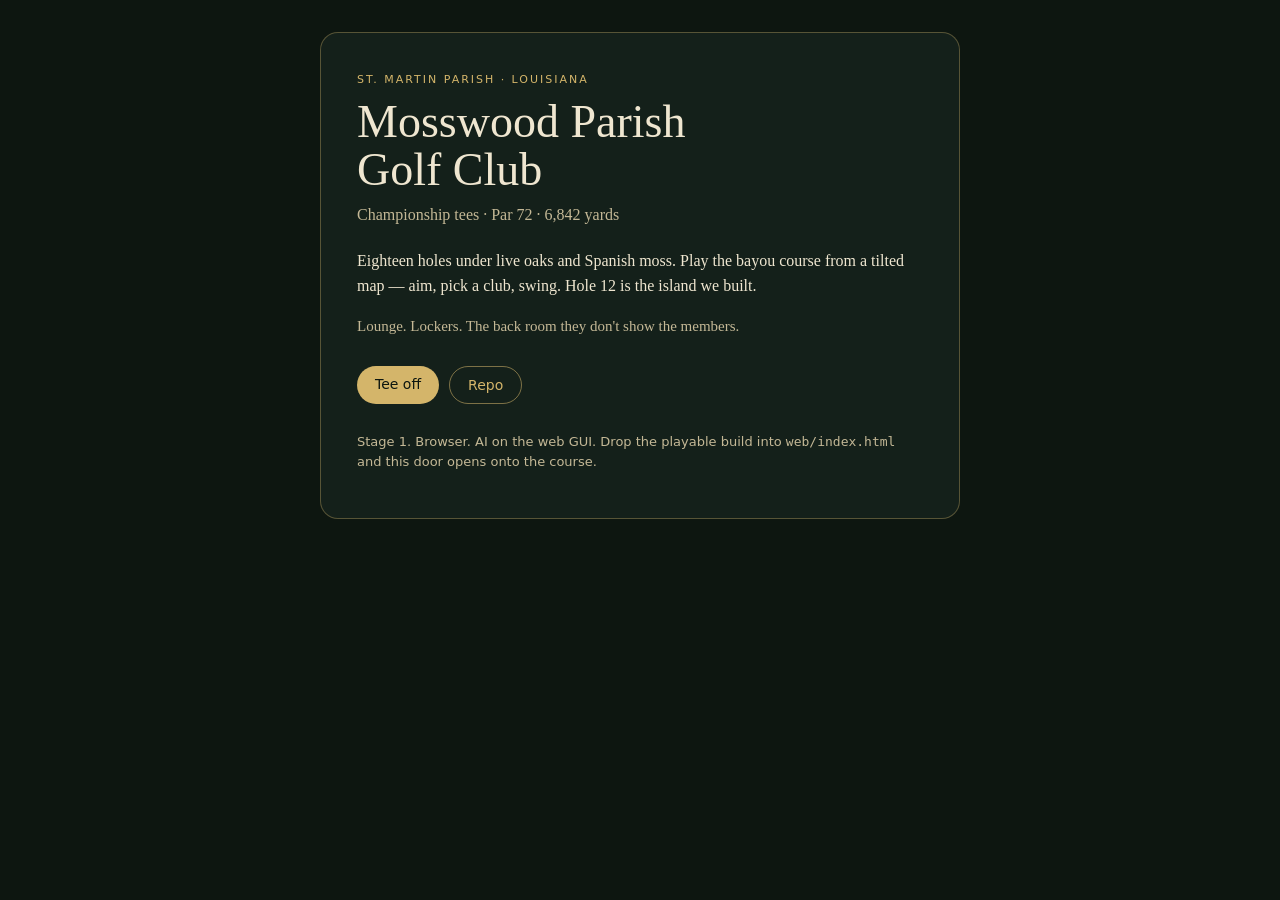
<file: index.html>
<!DOCTYPE html>
<html lang="en">
<head>
  <meta charset="UTF-8" />
  <meta name="viewport" content="width=device-width, initial-scale=1" />
  <title>Mosswood Parish Golf Club</title>
  <meta name="description" content="St. Martin Parish, Louisiana. Eighteen holes under live oaks and Spanish moss. Stage 1 playable." />
  <style>
    :root {
      --bg: #0d1610;
      --panel: #14201a;
      --gold: #d4b56a;
      --cream: #efe6d0;
      --muted: #c4b896;
    }
    * { box-sizing: border-box; }
    html, body {
      margin: 0;
      min-height: 100%;
      background: var(--bg);
      color: var(--cream);
      font-family: Georgia, "Times New Roman", serif;
    }
    body {
      display: flex;
      align-items: center;
      justify-content: center;
      padding: 32px 20px;
    }
    main {
      width: min(640px, 100%);
      background: var(--panel);
      border: 1px solid rgba(212, 181, 106, 0.35);
      border-radius: 18px;
      padding: 40px 36px 32px;
    }
    .place {
      letter-spacing: 0.18em;
      font-size: 11px;
      text-transform: uppercase;
      color: var(--gold);
      font-family: system-ui, sans-serif;
    }
    h1 {
      margin: 12px 0 8px;
      font-weight: 400;
      font-size: clamp(32px, 6vw, 46px);
      line-height: 1.05;
    }
    .card {
      color: var(--muted);
      margin: 0 0 22px;
    }
    p { line-height: 1.55; color: var(--cream); }
    .rooms {
      color: var(--muted);
      font-size: 15px;
    }
    .actions {
      display: flex;
      flex-wrap: wrap;
      gap: 10px;
      margin-top: 28px;
    }
    a.btn {
      display: inline-block;
      text-decoration: none;
      color: var(--bg);
      background: var(--gold);
      border-radius: 999px;
      padding: 10px 18px;
      font-family: system-ui, sans-serif;
      font-size: 14px;
    }
    a.ghost {
      background: transparent;
      color: var(--gold);
      border: 1px solid rgba(212, 181, 106, 0.55);
    }
    .note {
      margin-top: 28px;
      font-size: 13px;
      color: var(--muted);
      font-family: system-ui, sans-serif;
    }
  </style>
</head>
<body>
  <main>
    <div class="place">St. Martin Parish &middot; Louisiana</div>
    <h1>Mosswood Parish<br/>Golf Club</h1>
    <p class="card">Championship tees &middot; Par 72 &middot; 6,842 yards</p>
    <p>Eighteen holes under live oaks and Spanish moss. Play the bayou course from a tilted map &mdash; aim, pick a club, swing. Hole 12 is the island we built.</p>
    <p class="rooms">Lounge. Lockers. The back room they don't show the members.</p>
    <div class="actions">
      <a class="btn" href="./web/">Tee off</a>
      <a class="btn ghost" href="https://github.com/PDragonLabs/mosswood-parish">Repo</a>
    </div>
    <p class="note">Stage 1. Browser. AI on the web GUI. Drop the playable build into <code>web/index.html</code> and this door opens onto the course.</p>
  </main>
</body>
</html>
</file>
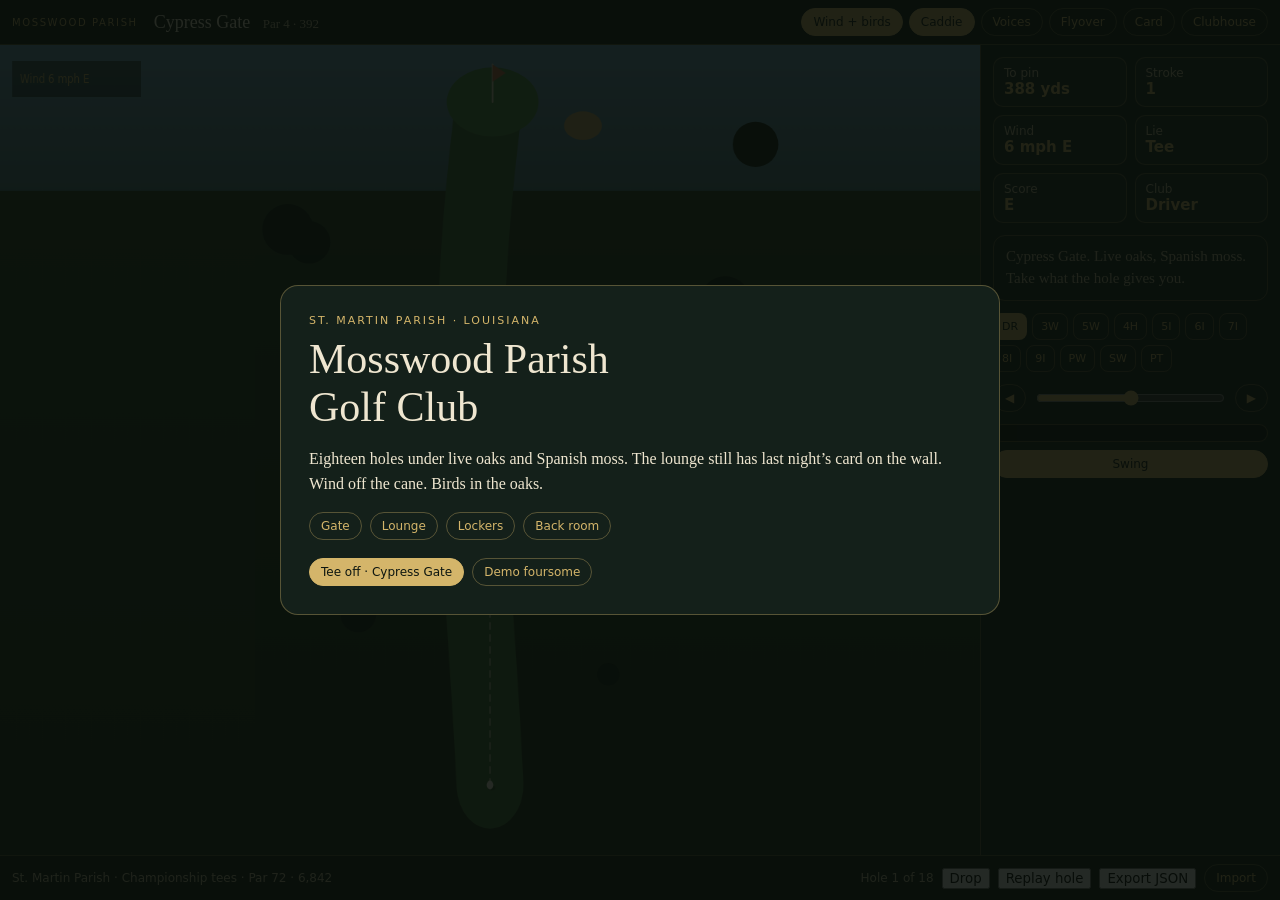
<file: web/index.html>
<!DOCTYPE html>
<html lang="en">
<head>
  <meta charset="UTF-8" />
  <meta name="viewport" content="width=device-width, initial-scale=1, viewport-fit=cover" />
  <title>Mosswood Parish — First tee</title>
  <meta name="description" content="St. Martin Parish, Louisiana. Eighteen holes under live oaks and Spanish moss. Aim, pick a club, swing." />
  <link rel="stylesheet" href="./styles.css" />
</head>
<body>
<div id="app">
    <header class="top">
      <div class="brand">Mosswood Parish</div>
      <div class="hole-title" id="holeTitle">Cypress Gate <small>Par 4 · 392</small></div>
      <div class="toggles">
        <button id="btnAmbient" class="on" aria-pressed="true">Wind + birds</button>
        <button id="btnCaddie" class="on" aria-pressed="true">Caddie</button>
        <button id="btnVoice" aria-pressed="false">Voices</button>
        <button id="btnFly">Flyover</button>
        <button id="btnCard">Card</button>
        <button id="btnHouse">Clubhouse</button>
      </div>
    </header>
    <div class="stage">
      <canvas id="course" width="1280" height="800" aria-label="Mosswood Parish hole map"></canvas>
      <aside class="hud">
        <div class="statgrid">
          <div class="stat"><span>To pin</span><b id="sDist">392 yds</b></div>
          <div class="stat"><span>Stroke</span><b id="sStroke">1</b></div>
          <div class="stat"><span>Wind</span><b id="sWind" class="wind-flag">6 mph →</b></div>
          <div class="stat"><span>Lie</span><b id="sLie">Tee</b></div>
          <div class="stat"><span>Score</span><b id="sScore">E</b></div>
          <div class="stat"><span>Club</span><b id="sClub">Driver</b></div>
        </div>
        <div class="caddie" id="caddie">Live oaks on the right. Take what the hole gives you.</div>
        <div class="clubs" id="clubs"></div>
        <div class="aim-row">
          <button type="button" id="aimL" aria-label="Aim left">◀</button>
          <input id="aim" type="range" min="-28" max="28" value="0" />
          <button type="button" id="aimR" aria-label="Aim right">▶</button>
        </div>
        <div class="meter-wrap">
          <div class="meter" id="meter"><i id="meterFill"></i></div>
          <button class="primary" id="btnSwing">Swing</button>
        </div>
        <div class="log" id="log"></div>
      </aside>
    </div>
    <footer class="bar">
      <span>St. Martin Parish · Championship tees · Par 72 · 6,842</span>
      <span class="grow" id="footHole">Hole 1 of 18</span>
      <button type="button" id="btnDrop">Drop</button>
      <button type="button" id="btnReset">Replay hole</button>
      <button type="button" id="btnExport">Export JSON</button>
      <label class="toggles"><input id="fileIn" type="file" accept="application/json" hidden /> <button type="button" id="btnImport">Import</button></label>
    </footer>
  </div>

  <div class="clubhouse" id="clubhouse" role="dialog" aria-label="Clubhouse">
    <div class="room">
      <div class="place">St. Martin Parish · Louisiana</div>
      <h1 id="roomTitle">Mosswood Parish<br/>Golf Club</h1>
      <p id="roomCopy">Eighteen holes under live oaks and Spanish moss. The lounge still has last night’s card on the wall. Wind off the cane. Birds in the oaks.</p>
      <div class="rooms">
        <button type="button" data-room="gate">Gate</button>
        <button type="button" data-room="lounge">Lounge</button>
        <button type="button" data-room="lockers">Lockers</button>
        <button type="button" data-room="back">Back room</button>
      </div>
      <div class="actions">
        <button type="button" class="primary" id="btnTee" style="background:var(--gold);color:var(--bg);border-color:var(--gold)">Tee off · Cypress Gate</button>
        <button type="button" id="btnDemo">Demo foursome</button>
      </div>
    </div>
  </div>

  <div class="modal hidden" id="cardModal">
    <div class="room">
      <div class="place">Championship card</div>
      <h1>The card</h1>
      <div id="cardMount"></div>
      <div class="actions">
        <button type="button" id="btnCloseCard">Close</button>
      </div>
    </div>
  </div>
  <script src="./data.js"></script>
  <script src="./play.js"></script>
</body>
</html>
</file>
<file: web/styles.css>
:root {
      --bg: #0d1610;
      --panel: #14201a;
      --panel-2: #1b2a22;
      --gold: #d4b56a;
      --gold-dim: rgba(212, 181, 106, 0.35);
      --cream: #efe6d0;
      --muted: #c4b896;
      --water: #163a42;
      --fair: #3d6a3a;
      --rough: #24351f;
      --sand: #c4a36a;
      --green: #4e8a48;
      --danger: #c46a4a;
      --ok: #8fbf6a;
    }
    * { box-sizing: border-box; }
    html, body {
      margin: 0;
      height: 100%;
      background: var(--bg);
      color: var(--cream);
      font-family: Georgia, "Times New Roman", serif;
    }
    body { overflow: hidden; }
    button, select, input { font-family: system-ui, sans-serif; }
    #app { height: 100%; display: flex; flex-direction: column; }
    header.top {
      display: flex;
      align-items: center;
      gap: 10px;
      padding: 8px 12px;
      background: linear-gradient(#101a14, #0d1610);
      border-bottom: 1px solid var(--gold-dim);
      flex-wrap: wrap;
    }
    .brand {
      letter-spacing: 0.16em;
      font-size: 10px;
      text-transform: uppercase;
      color: var(--gold);
      font-family: system-ui, sans-serif;
      margin-right: 6px;
    }
    .hole-title { font-size: 18px; margin-right: auto; }
    .hole-title small { color: var(--muted); font-size: 13px; margin-left: 8px; }
    .toggles { display: flex; gap: 6px; flex-wrap: wrap; }
    .toggles button, .hud button, .meter-wrap button, .clubhouse button, .modal button {
      background: transparent;
      color: var(--gold);
      border: 1px solid var(--gold-dim);
      border-radius: 999px;
      padding: 6px 11px;
      font-size: 12px;
      cursor: pointer;
    }
    .toggles button.on, .hud button.primary, .meter-wrap button.primary {
      background: var(--gold);
      color: var(--bg);
      border-color: var(--gold);
    }
    .stage {
      flex: 1;
      display: grid;
      grid-template-columns: 1fr minmax(240px, 300px);
      min-height: 0;
    }
    canvas#course {
      width: 100%;
      height: 100%;
      display: block;
      background: #152016;
      cursor: crosshair;
    }
    aside.hud {
      background: var(--panel);
      border-left: 1px solid var(--gold-dim);
      padding: 12px;
      overflow: auto;
      display: flex;
      flex-direction: column;
      gap: 12px;
    }
    .statgrid {
      display: grid;
      grid-template-columns: 1fr 1fr;
      gap: 8px;
      font-family: system-ui, sans-serif;
      font-size: 12px;
    }
    .stat {
      background: var(--panel-2);
      border: 1px solid var(--gold-dim);
      border-radius: 10px;
      padding: 8px 10px;
    }
    .stat b { display: block; color: var(--gold); font-size: 15px; font-weight: 600; }
    .stat span { color: var(--muted); }
    .caddie {
      min-height: 64px;
      border: 1px solid var(--gold-dim);
      border-radius: 12px;
      padding: 10px 12px;
      color: var(--muted);
      font-size: 15px;
      line-height: 1.45;
    }
    .clubs { display: flex; flex-wrap: wrap; gap: 5px; }
    .clubs button { border-radius: 8px; padding: 6px 8px; font-size: 11px; }
    .clubs button.on { background: var(--gold); color: var(--bg); }
    .meter-wrap { display: flex; flex-direction: column; gap: 8px; }
    .meter {
      height: 18px;
      border: 1px solid var(--gold-dim);
      border-radius: 999px;
      overflow: hidden;
      background: #0a120e;
    }
    .meter > i {
      display: block;
      height: 100%;
      width: 0%;
      background: linear-gradient(90deg, #6a8f4a, var(--gold) 70%, #e8d39a);
    }
    .aim-row { display: flex; align-items: center; gap: 8px; }
    .aim-row input[type=range] { flex: 1; accent-color: var(--gold); }
    .log {
      font-family: system-ui, sans-serif;
      font-size: 11px;
      color: var(--muted);
      line-height: 1.4;
      max-height: 120px;
      overflow: auto;
    }
    footer.bar {
      display: flex;
      gap: 8px;
      padding: 8px 12px;
      border-top: 1px solid var(--gold-dim);
      background: #101a14;
      font-family: system-ui, sans-serif;
      font-size: 12px;
      color: var(--muted);
      align-items: center;
    }
    footer.bar .grow { margin-left: auto; }
    .clubhouse, .modal {
      position: fixed;
      inset: 0;
      background: rgba(8, 14, 10, 0.88);
      display: flex;
      align-items: center;
      justify-content: center;
      padding: 24px;
      z-index: 20;
    }
    .clubhouse.hidden, .modal.hidden { display: none; }
    .room {
      width: min(720px, 100%);
      background: var(--panel);
      border: 1px solid var(--gold-dim);
      border-radius: 18px;
      padding: 28px;
    }
    .room .place {
      letter-spacing: 0.18em;
      font-size: 11px;
      text-transform: uppercase;
      color: var(--gold);
      font-family: system-ui, sans-serif;
    }
    .room h1 { font-weight: 400; font-size: clamp(28px, 5vw, 42px); margin: 8px 0 6px; }
    .room p { line-height: 1.55; }
    .rooms { display: flex; gap: 8px; flex-wrap: wrap; margin: 16px 0; }
    .actions { display: flex; gap: 8px; flex-wrap: wrap; margin-top: 18px; }
    .card-table { width: 100%; border-collapse: collapse; font-size: 13px; }
    .card-table th, .card-table td { padding: 4px 6px; text-align: right; border-bottom: 1px solid var(--gold-dim); }
    .card-table th:nth-child(2), .card-table td:nth-child(2) { text-align: left; }
    .wind-flag { font-variant-numeric: tabular-nums; }
    @media (max-width: 860px) {
      .stage { grid-template-columns: 1fr; grid-template-rows: 1fr auto; }
      aside.hud { border-left: 0; border-top: 1px solid var(--gold-dim); max-height: 42vh; }
    }
</file>
